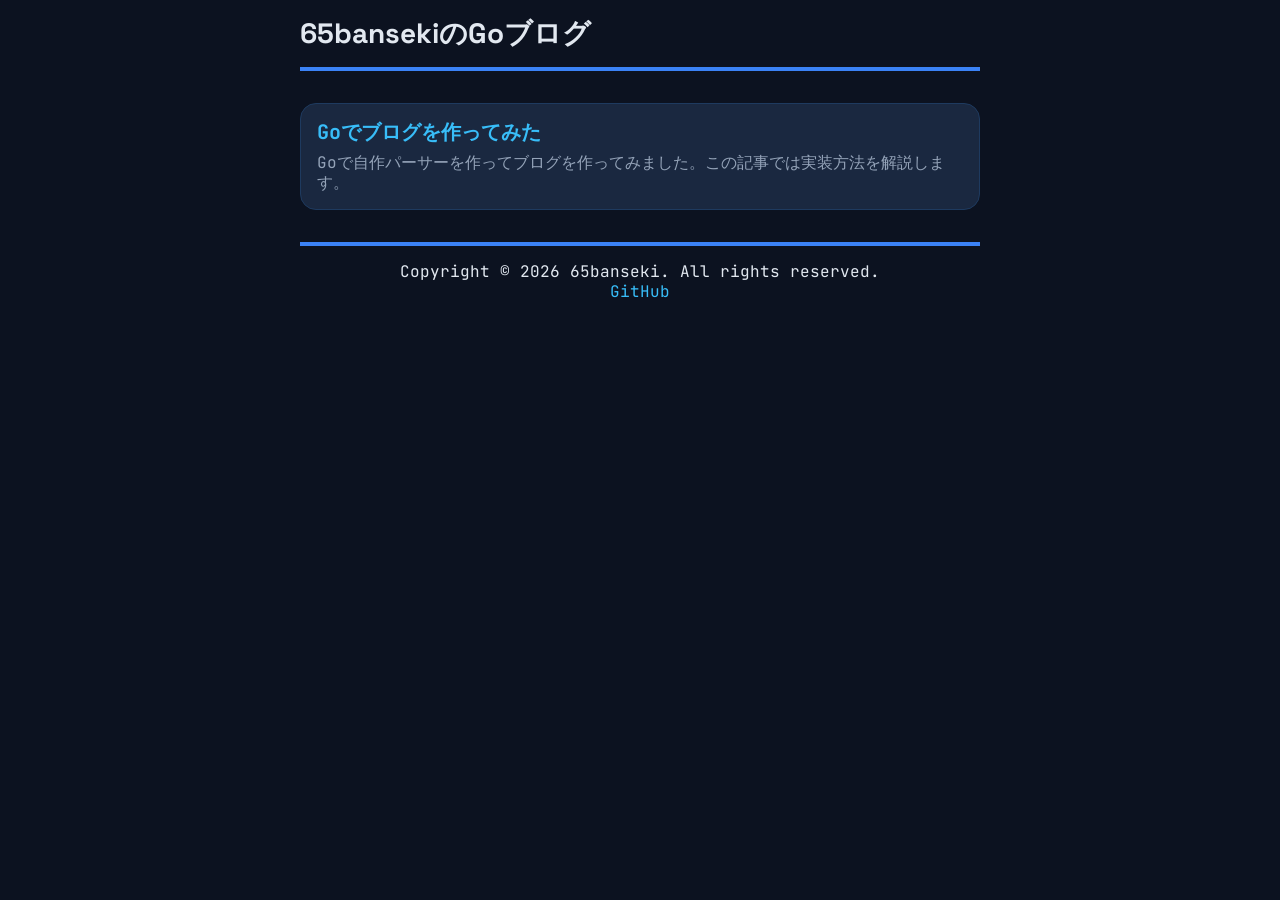
<file: public/index.html>
<html><head><title>65bansekiのGo Blog</title><link rel="preconnect" href="https://fonts.googleapis.com"><link rel="preconnect" href="https://fonts.gstatic.com" crossorigin><link rel="stylesheet" href="https://fonts.googleapis.com/css2?family=JetBrains+Mono:ital,wght@0,100..800;1,100..800&family=Space+Grotesk:wght@300..700&display=swap"><link rel="stylesheet" href="/static/reset.css"><link rel="stylesheet" href="/static/layout.css"><link rel="stylesheet" href="/static/style.css"><link rel="stylesheet" href="/static/post.css"><meta charset="UTF-8"><meta name="viewport" content="width=device-width, initial-scale=1.0"></head><body><main><header class="header"><p class="logo">65bansekiのGoブログ</p></header><div class="card"><h2><a href="/post/create-my-parser.html">Goでブログを作ってみた</a></h2><p class="description">Goで自作パーサーを作ってブログを作ってみました。この記事では実装方法を解説します。</p></div><span style="margin-bottom:1rem; display:block"></span><footer class="footer"><p>Copyright &copy; 2026 65banseki. All rights reserved.</p><a href="https://github.com/hi-lee-mon/go-blog">GitHub</a></footer></main></body></html>
</file>
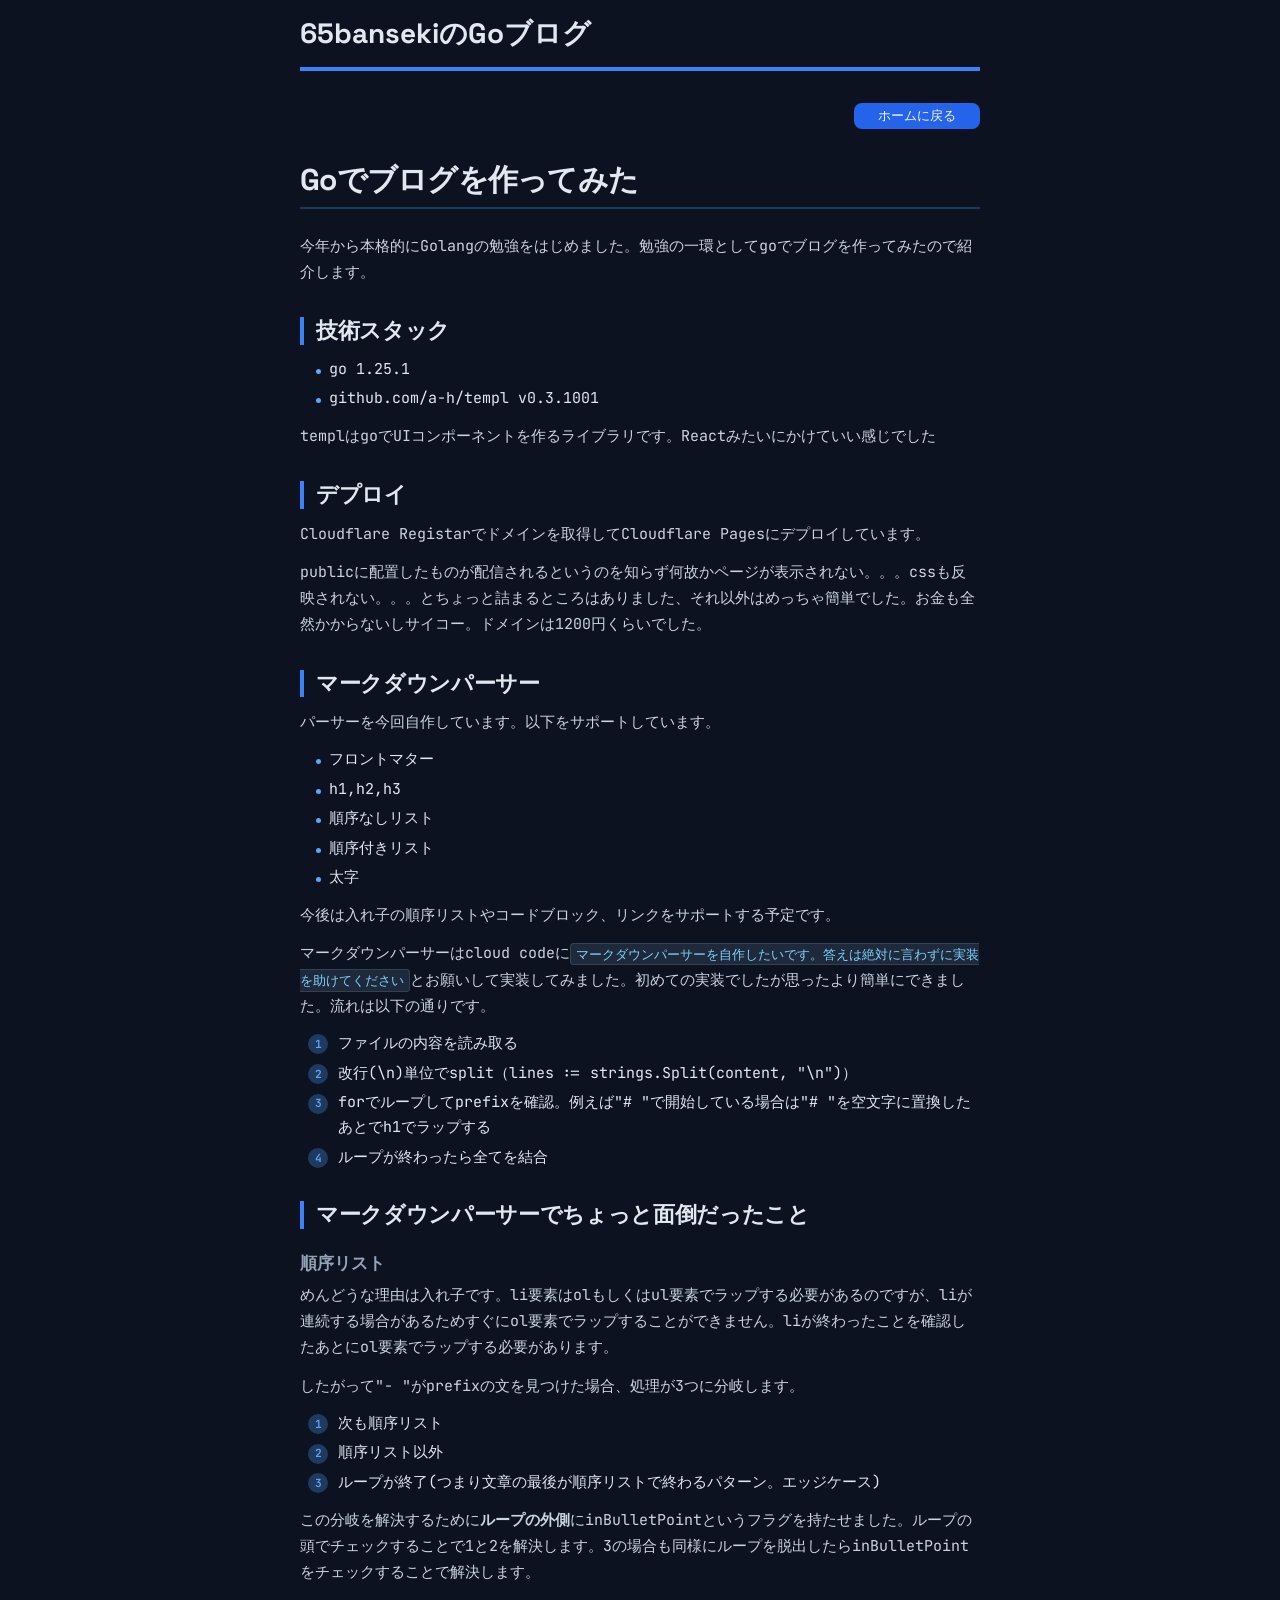
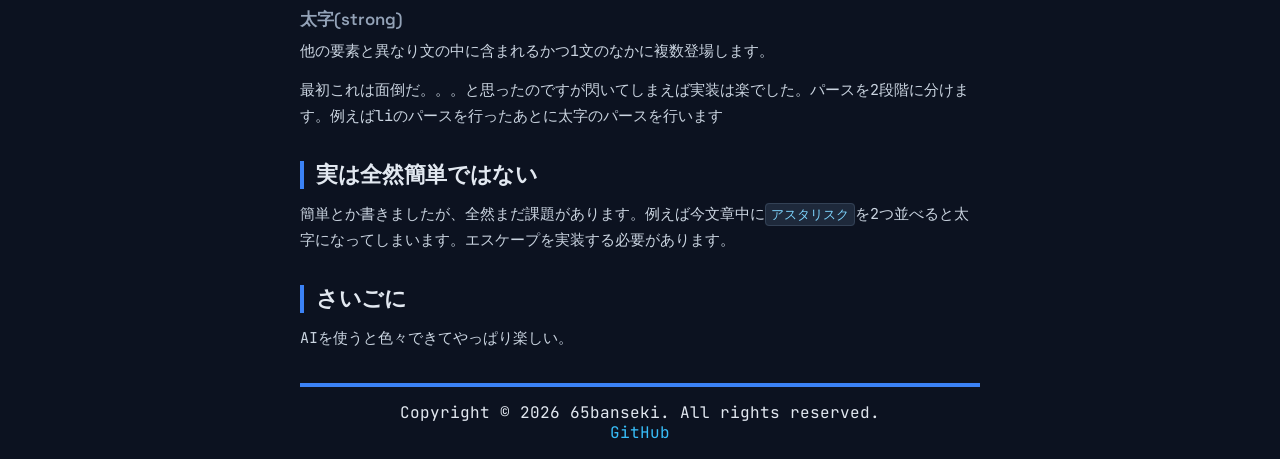
<file: public/post/create-my-parser.html>
<html><head><title>Goでブログを作ってみた</title><link rel="preconnect" href="https://fonts.googleapis.com"><link rel="preconnect" href="https://fonts.gstatic.com" crossorigin><link rel="stylesheet" href="https://fonts.googleapis.com/css2?family=JetBrains+Mono:ital,wght@0,100..800;1,100..800&family=Space+Grotesk:wght@300..700&display=swap"><link rel="stylesheet" href="/static/reset.css"><link rel="stylesheet" href="/static/layout.css"><link rel="stylesheet" href="/static/style.css"><link rel="stylesheet" href="/static/post.css"><meta charset="UTF-8"><meta name="viewport" content="width=device-width, initial-scale=1.0"></head><body><main><header class="header"><p class="logo">65bansekiのGoブログ</p></header><div><div style="display:flex; justify-content:end"><a href="/index.html"><button class="button">ホームに戻る</button></a></div><span style="margin-bottom:2rem; display:block"></span><article class="article md"><h1>Goでブログを作ってみた</h1><p></p><p></p><p>今年から本格的にGolangの勉強をはじめました。勉強の一環としてgoでブログを作ってみたので紹介します。</p><h2>技術スタック</h2><ul><li>go 1.25.1</li><li>github.com/a-h/templ v0.3.1001</li></ul><p></p><p>templはgoでUIコンポーネントを作るライブラリです。Reactみたいにかけていい感じでした</p><p></p><p></p><h2>デプロイ</h2><p>Cloudflare Registarでドメインを取得してCloudflare Pagesにデプロイしています。</p><p></p><p>publicに配置したものが配信されるというのを知らず何故かページが表示されない。。。cssも反映されない。。。とちょっと詰まるところはありました、それ以外はめっちゃ簡単でした。お金も全然かからないしサイコー。ドメインは1200円くらいでした。</p><p></p><h2>マークダウンパーサー</h2><p>パーサーを今回自作しています。以下をサポートしています。</p><ul><li>フロントマター</li><li>h1,h2,h3</li><li>順序なしリスト</li><li>順序付きリスト</li><li>太字</li></ul><p></p><p>今後は入れ子の順序リストやコードブロック、リンクをサポートする予定です。</p><p></p><p>マークダウンパーサーはcloud codeに<code>マークダウンパーサーを自作したいです。答えは絶対に言わずに実装を助けてください</code>とお願いして実装してみました。初めての実装でしたが思ったより簡単にできました。流れは以下の通りです。</p><p></p><ol><li>ファイルの内容を読み取る</li><li>改行(\n)単位でsplit（lines := strings.Split(content, "\n")）</li><li>forでループしてprefixを確認。例えば"# "で開始している場合は"# "を空文字に置換したあとでh1でラップする</li><li>ループが終わったら全てを結合</li></ol><p></p><h2>マークダウンパーサーでちょっと面倒だったこと</h2><h3>順序リスト</h3><p>めんどうな理由は入れ子です。li要素はolもしくはul要素でラップする必要があるのですが、liが連続する場合があるためすぐにol要素でラップすることができません。liが終わったことを確認したあとにol要素でラップする必要があります。</p><p></p><p>したがって"- "がprefixの文を見つけた場合、処理が3つに分岐します。</p><p></p><ol><li>次も順序リスト</li><li>順序リスト以外</li><li>ループが終了(つまり文章の最後が順序リストで終わるパターン。エッジケース)</li></ol><p></p><p>この分岐を解決するために<strong>ループの外側</strong>にinBulletPointというフラグを持たせました。ループの頭でチェックすることで1と2を解決します。3の場合も同様にループを脱出したらinBulletPointをチェックすることで解決します。</p><p></p><h3>太字(strong)</h3><p>他の要素と異なり文の中に含まれるかつ1文のなかに複数登場します。</p><p></p><p>最初これは面倒だ。。。と思ったのですが閃いてしまえば実装は楽でした。パースを2段階に分けます。例えばliのパースを行ったあとに太字のパースを行います</p><p></p><h2>実は全然簡単ではない</h2><p>簡単とか書きましたが、全然まだ課題があります。例えば今文章中に<code>アスタリスク</code>を2つ並べると太字になってしまいます。エスケープを実装する必要があります。</p><p></p><h2>さいごに</h2><p>AIを使うと色々できてやっぱり楽しい。</p><p></p><p></p></article></div><footer class="footer"><p>Copyright &copy; 2026 65banseki. All rights reserved.</p><a href="https://github.com/hi-lee-mon/go-blog">GitHub</a></footer></main></body></html>
</file>
<file: static/layout.css>
html {
  font-size: 16px;
  background-color: #0c1220;
  color: #e2e8f0;
  font-family: 'JetBrains Mono', monospace;
}

body {
  background-color: #0c1220;
}

a {
  color: #38bdf8;
  text-decoration: none;
}

a:hover {
  color: #7dd3fc;
  text-decoration: underline;
}

a:visited {
  color: #60a5fa;
}

main {
  margin: 0 auto;
  max-width: 680px;
  line-height: 1.25;
  padding: 0 8px;
  color: #e2e8f0;
}

.header {
  padding: 1rem 0;
  margin-bottom: 2rem;
  border-bottom: 0.25rem solid #3b82f6;
}

.logo {
  font-family: 'Space Grotesk', sans-serif;
  font-weight: bold;
  font-size: 1.75rem;
}

.card {
  background-color: #1a2840;
  border: 1px solid #1e3a5f;
  padding: 0.5rem;
  border-radius: 1rem;
}

.card-heading {
  font-size: 1.25rem;
  font-weight: bold;
  line-height: 1.25;
}

.footer {
  font-size: 1rem;
  margin-top: 2rem;
  padding: 1rem 0;
  border-top: 0.25rem solid #3b82f6;
  text-align: center;
}
</file>
<file: static/style.css>
.button {
  background-color: #2563eb;
  color: #f0f6ff;
  border: none;
  border-radius: 0.5rem;
  padding: 0.25rem 1.5rem;
  cursor: pointer;
}

.button:hover {
  background-color: #3b82f6;
}

.card {
  background-color: #1a2840;
  border: 1px solid #1e3a5f;
  padding: 1rem;
  border-radius: 1rem;
}

.card h2 {
  font-size: 1.25rem;
  font-weight: bold;
  line-height: 1.25;
  padding-bottom: 0.5rem;
}

.description {
  color: #94a3b8;
}
</file>
<file: static/post.css>
/* ── 見出し ── */
.md h1 {
  font-family: 'Space Grotesk', sans-serif;
  font-size: 1.875rem;
  font-weight: 700;
  letter-spacing: -0.025em;
  line-height: 1.25;
  padding-bottom: 0.5rem;
  border-bottom: 2px solid #1e3a5f;
  margin-bottom: 1.5rem;
}

.md h2 {
  font-family: 'Space Grotesk', sans-serif;
  font-size: 1.375rem;
  font-weight: 600;
  letter-spacing: -0.015em;
  margin-top: 2rem;
  margin-bottom: 0.75rem;
  padding-left: 12px;
  border-left: 4px solid #3b82f6;
}

.md h3 {
  font-family: 'Space Grotesk', sans-serif;
  font-size: 1.05rem;
  font-weight: 600;
  color: #94a3b8;
  margin-top: 1.5rem;
  margin-bottom: 0.5rem;
  position: relative;
}



/* ── 段落 ── */
.md p {
  font-size: 0.9375rem;
  line-height: 1.75;
  color: #cbd5e1;
  margin-bottom: 0.75rem;
}

/* ── 順序なしリスト ── */
.md ul {
  padding-left: 1rem;
  margin-bottom: 0.75rem;
}

.md ul li {
  list-style: none;
  display: flex;
  align-items: baseline;
  gap: 8px;
  font-size: 0.9375rem;
  line-height: 1.65;
  margin-bottom: 0.3rem;
}

.md ul li::before {
  content: '';
  display: inline-block;
  min-width: 5px;
  height: 5px;
  background: #60a5fa;
  border-radius: 50%;
  flex-shrink: 0;
  margin-top: 2px;
}

/* ── 順序付きリスト ── */
.md ol {
  list-style: none;
  counter-reset: ol-counter;
  padding-left: 0.5rem;
  margin-bottom: 0.75rem;
}

.md ol li {
  counter-increment: ol-counter;
  display: flex;
  align-items: baseline;
  gap: 10px;
  font-size: 0.9375rem;
  line-height: 1.65;
  margin-bottom: 0.3rem;
}

.md ol li::before {
  content: counter(ol-counter);
  display: flex;
  align-items: center;
  justify-content: center;
  min-width: 20px;
  height: 20px;
  background: #1e3a5f;
  color: #60a5fa;
  border-radius: 50%;
  font-size: 0.7rem;
  font-weight: 600;
  flex-shrink: 0;
}

/* ── 太字 ── */
.md strong {
  font-weight: 700;
}

/* ── インラインコード ── */
.md code {
  background-color: #1e293b;
  color: #7dd3fc;
  font-family: 'JetBrains Mono', monospace;
  font-size: 0.85em;
  padding: 0.15em 0.4em;
  border-radius: 4px;
  border: 1px solid #334155;
}
</file>
